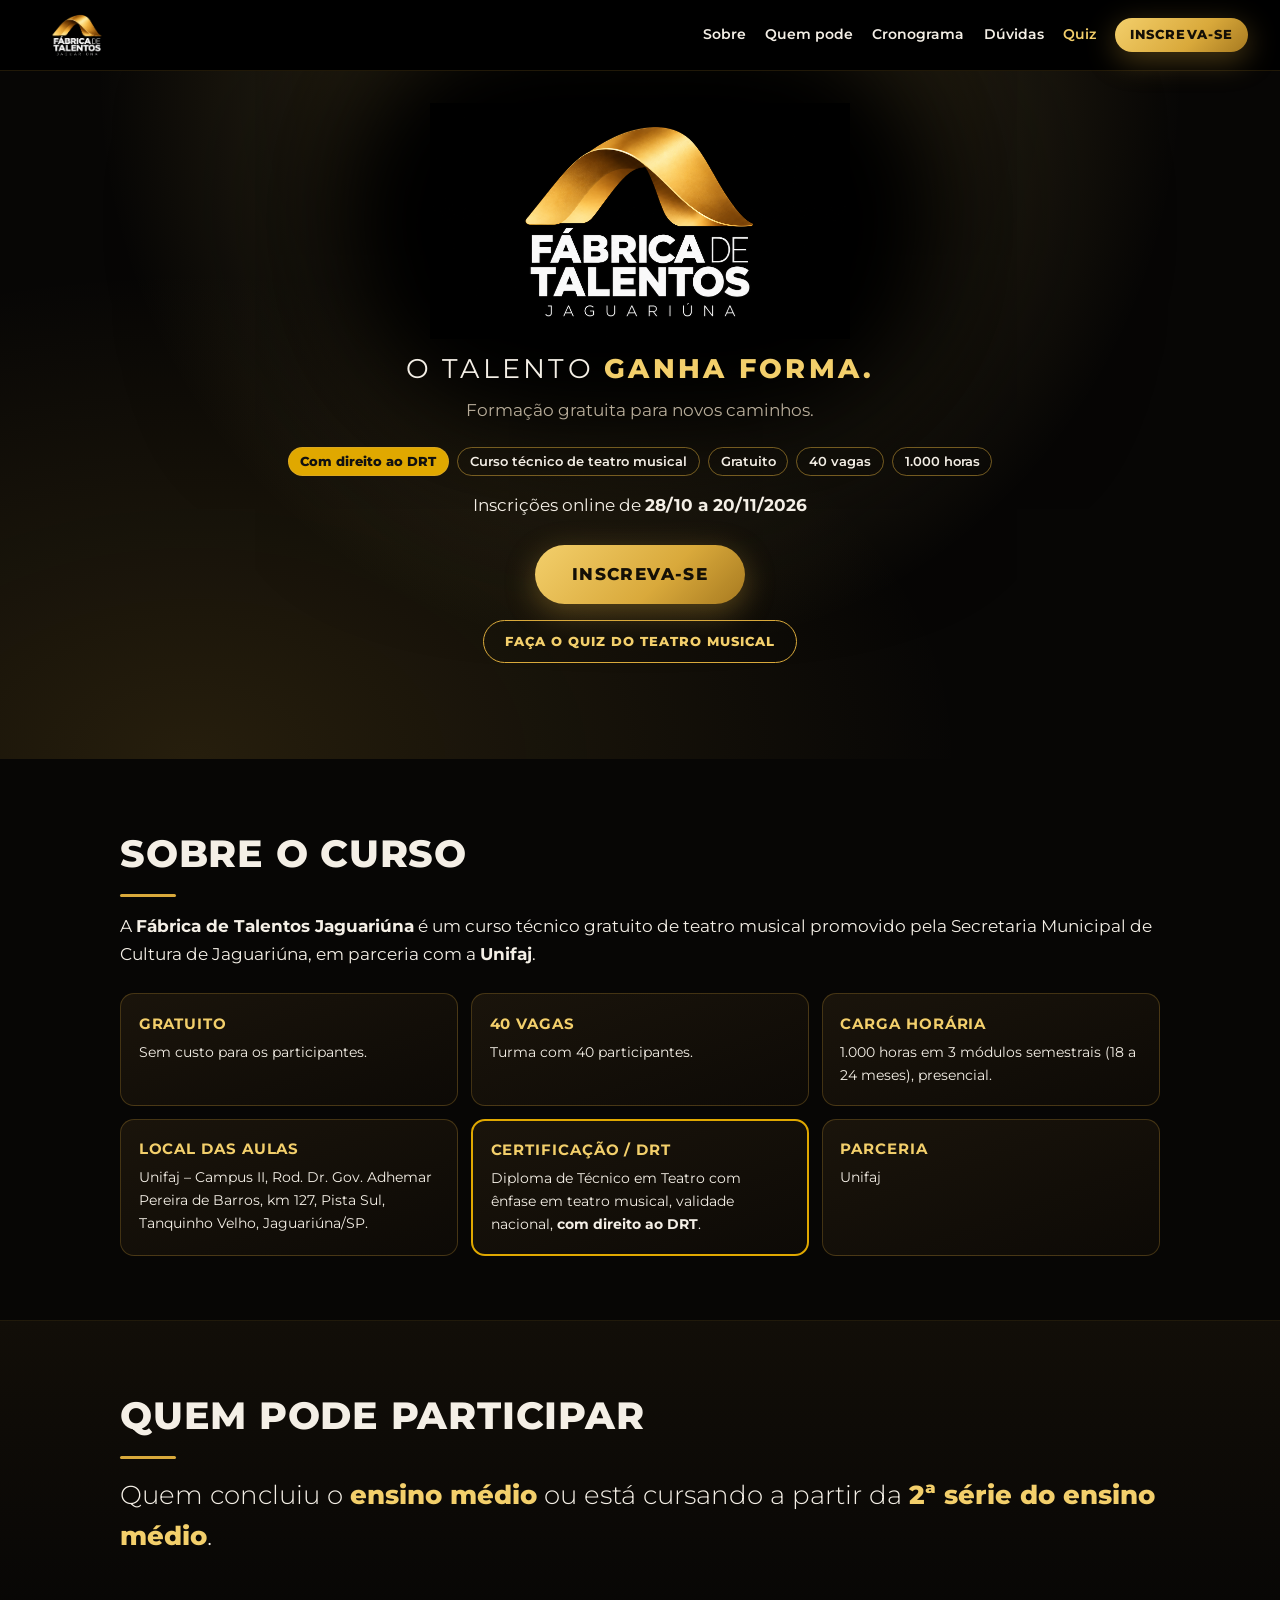
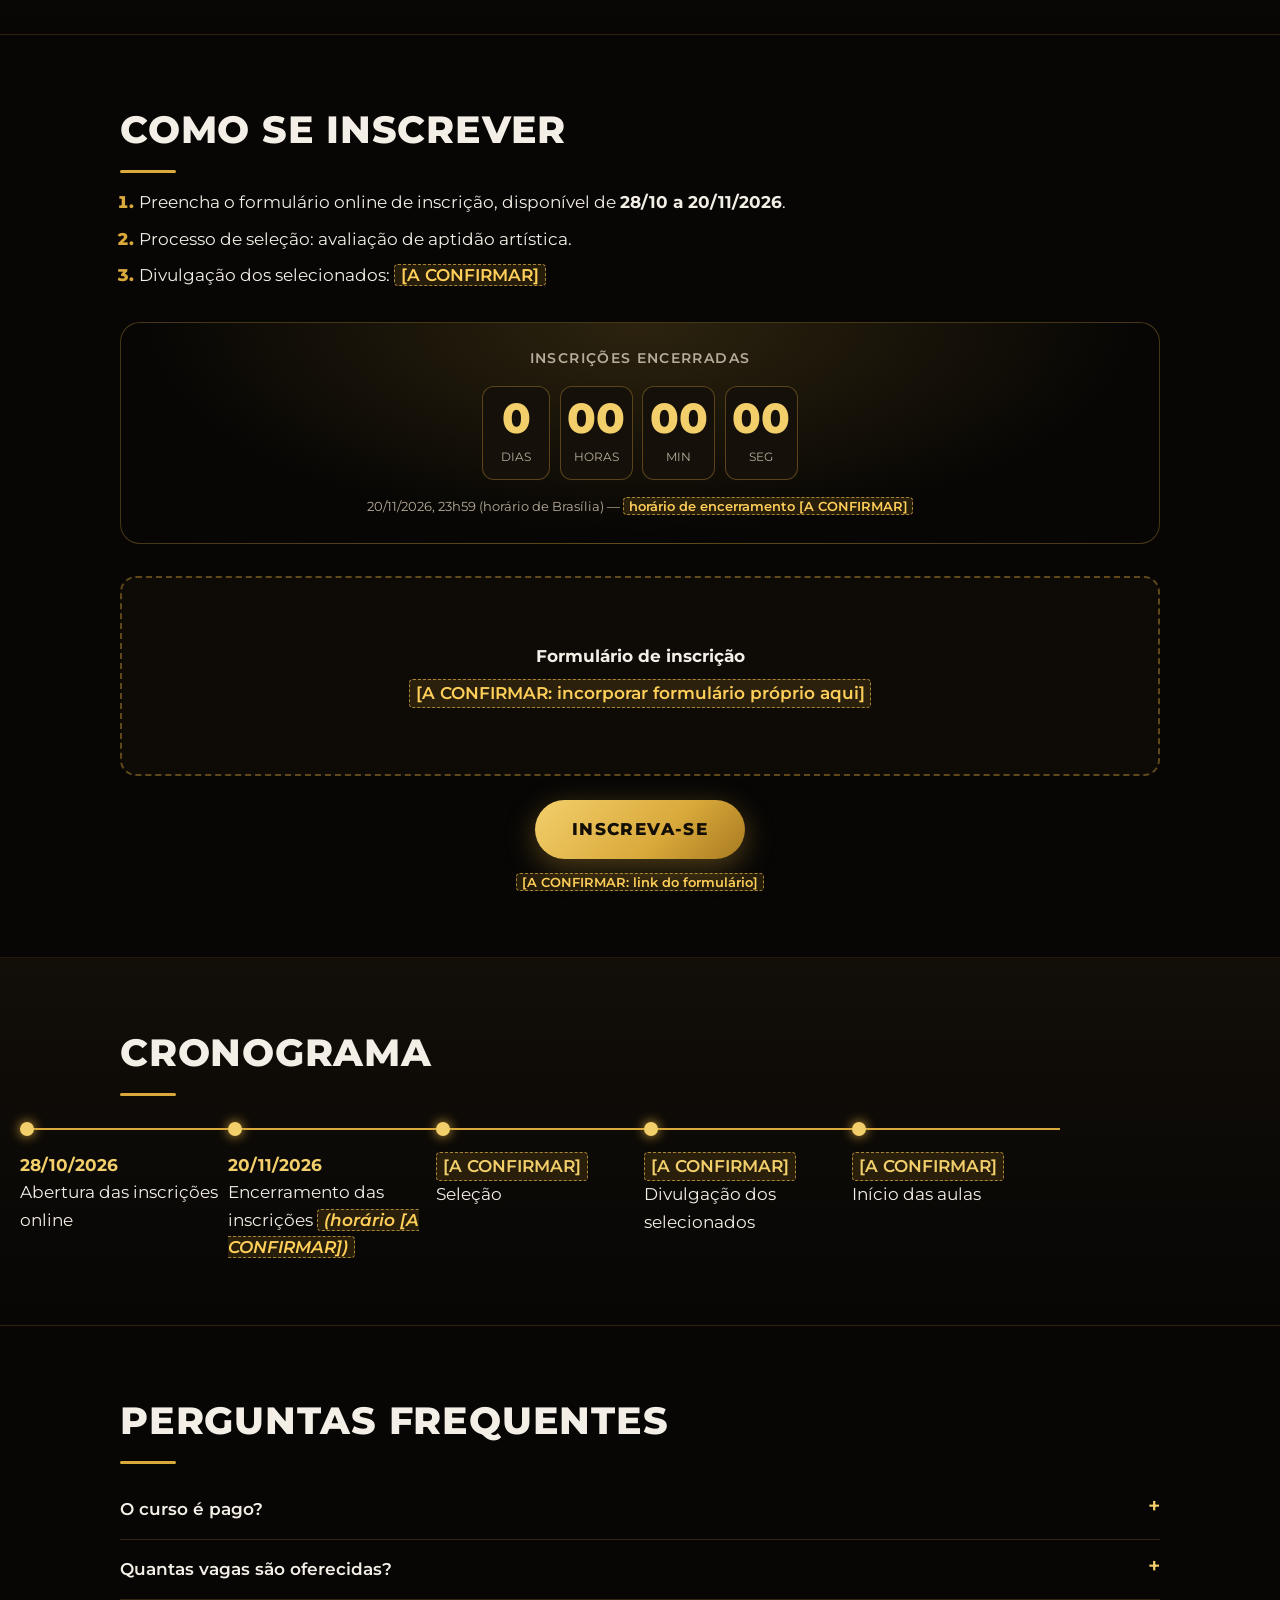
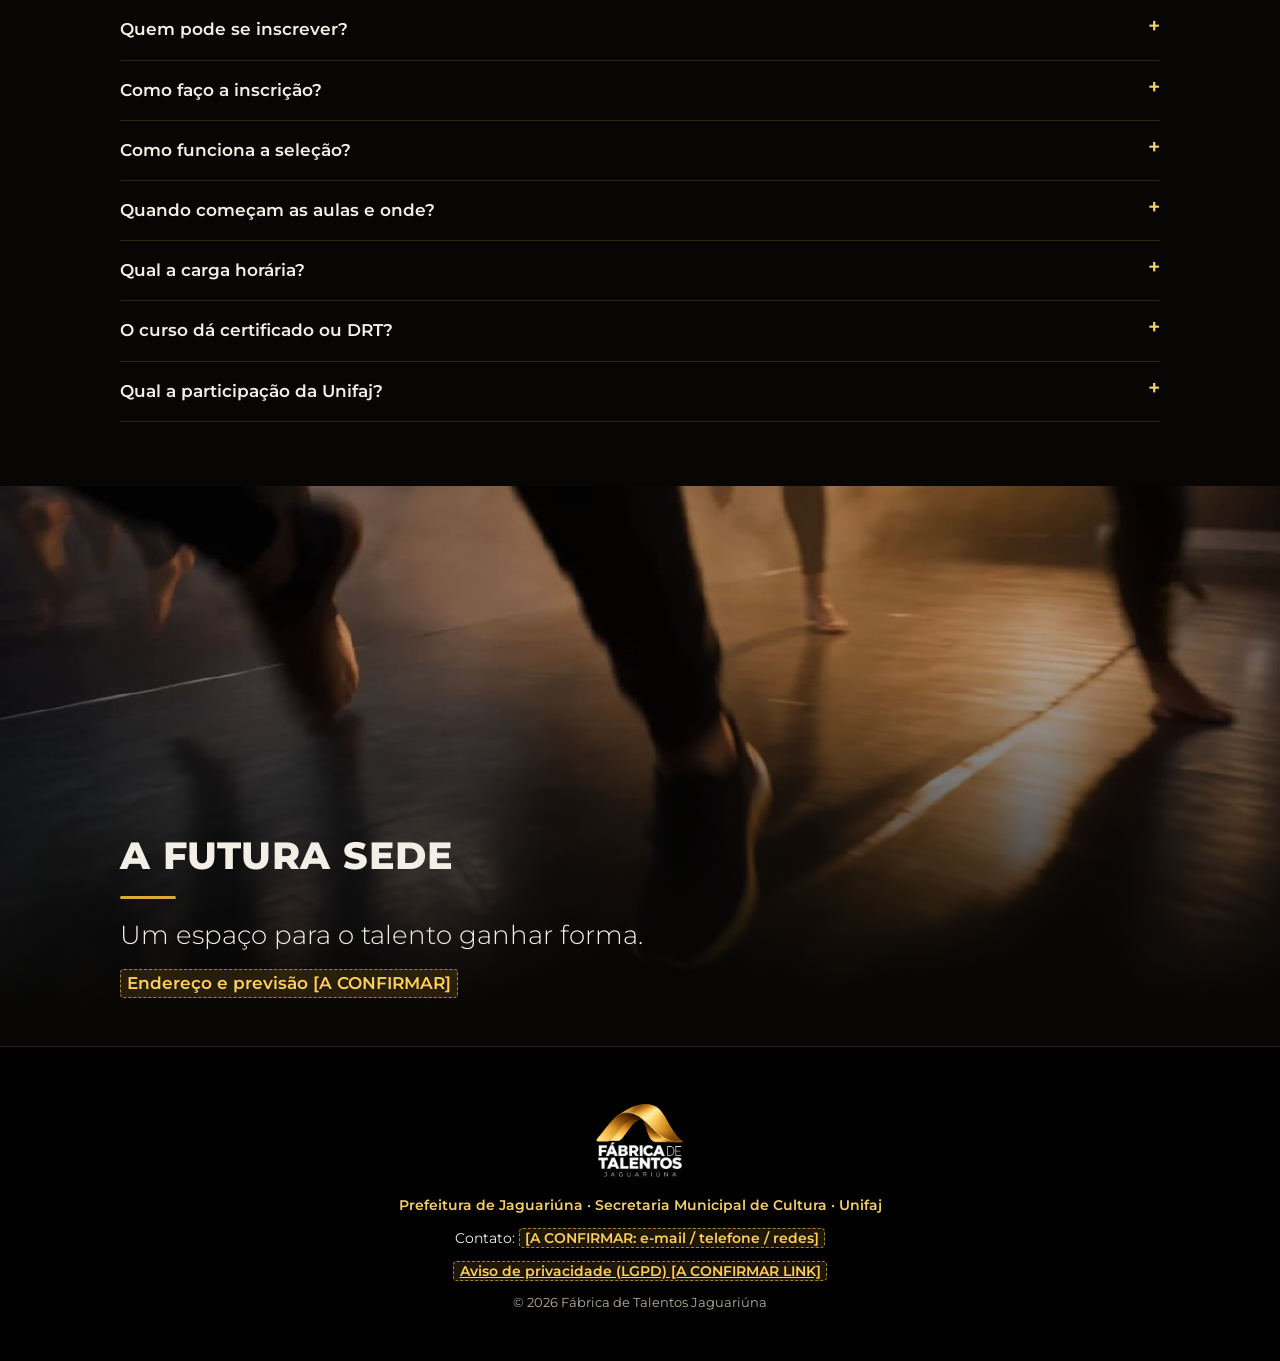
<file: index.html>
<!doctype html>
<html lang="pt-BR">
<head>
<meta charset="utf-8">
<meta name="viewport" content="width=device-width,initial-scale=1">
<title>Fábrica de Talentos Jaguariúna — O talento ganha forma.</title>
<meta name="description" content="Curso técnico gratuito de teatro musical da Secretaria Municipal de Cultura de Jaguariúna em parceria com a Unifaj, com direito ao DRT. Inscrições de 28/10 a 20/11/2026.">
<link rel="preconnect" href="https://fonts.googleapis.com"><link rel="preconnect" href="https://fonts.gstatic.com" crossorigin>
<link href="https://fonts.googleapis.com/css2?family=Montserrat:wght@300;400;600;800&display=swap" rel="stylesheet">
<link rel="stylesheet" href="css/style.css">
</head>
<body>
<header class="top">
  <a href="#inicio" class="brand"><img src="assets/logo-fundo-preto.png" alt="Fábrica de Talentos Jaguariúna" width="120" height="68"></a>
  <nav><a href="#sobre">Sobre</a><a href="#quem">Quem pode</a><a href="#cronograma">Cronograma</a><a href="#faq">Dúvidas</a><a href="quiz/" class="nav-quiz">Quiz</a><a href="#inscricao" class="btn btn-sm">Inscreva-se</a></nav>
</header>

<section id="inicio" class="hero">
  <div class="logo-wrap"><img class="hero-logo" src="assets/logo-fundo-preto.png" alt="Fábrica de Talentos Jaguariúna" width="1672" height="941"></div>
  <p class="slogan">O TALENTO <strong>GANHA FORMA.</strong></p>
  <p class="lead">Formação gratuita para novos caminhos.</p>
  <p class="badges"><span class="badge-hl">Com direito ao DRT</span><span>Curso técnico de teatro musical</span><span>Gratuito</span><span>40 vagas</span><span>1.000 horas</span></p>
  <p class="dates">Inscrições online de <strong>28/10 a 20/11/2026</strong></p>
  <a href="#inscricao" class="btn">Inscreva-se</a>
  <p class="quiz-cta"><a href="quiz/" class="btn btn-ghost">Faça o Quiz do Teatro Musical</a></p>
</section>

<section id="sobre" class="sec">
  <h2>Sobre o curso</h2>
  <p>A <strong>Fábrica de Talentos Jaguariúna</strong> é um curso técnico gratuito de teatro musical promovido pela Secretaria Municipal de Cultura de Jaguariúna, em parceria com a <strong>Unifaj</strong>.</p>
  <div class="cards">
    <div class="card"><h3>Gratuito</h3><p>Sem custo para os participantes.</p></div>
    <div class="card"><h3>40 vagas</h3><p>Turma com 40 participantes.</p></div>
    <div class="card"><h3>Carga horária</h3><p>1.000 horas em 3 módulos semestrais (18 a 24 meses), presencial.</p></div>
    <div class="card"><h3>Local das aulas</h3><p>Unifaj – Campus II, Rod. Dr. Gov. Adhemar Pereira de Barros, km 127, Pista Sul, Tanquinho Velho, Jaguariúna/SP.</p></div>
    <div class="card card-hl"><h3>Certificação / DRT</h3><p>Diploma de Técnico em Teatro com ênfase em teatro musical, validade nacional, <strong>com direito ao DRT</strong>.</p></div>
    <div class="card"><h3>Parceria</h3><p>Unifaj</p></div>
  </div>
</section>

<section id="quem" class="sec alt">
  <h2>Quem pode participar</h2>
  <p class="big">Quem concluiu o <strong>ensino médio</strong> ou está cursando a partir da <strong>2ª série do ensino médio</strong>.</p>
</section>

<section id="inscricao" class="sec">
  <h2>Como se inscrever</h2>
  <ol class="steps">
    <li>Preencha o formulário online de inscrição, disponível de <strong>28/10 a 20/11/2026</strong>.</li>
    <li>Processo de seleção: avaliação de aptidão artística.</li>
    <li>Divulgação dos selecionados: <span class="ph">[A CONFIRMAR]</span></li>
  </ol>
  <div class="countdown" aria-live="polite">
    <p class="cd-label">Encerramento das inscrições em</p>
    <div class="cd" id="cd"><div><b id="d">--</b><span>dias</span></div><div><b id="h">--</b><span>horas</span></div><div><b id="m">--</b><span>min</span></div><div><b id="s">--</b><span>seg</span></div></div>
    <p class="small">20/11/2026, 23h59 (horário de Brasília) — <span class="ph">horário de encerramento [A CONFIRMAR]</span></p>
  </div>
  <div class="form-embed">
    <p><strong>Formulário de inscrição</strong></p>
    <p class="ph">[A CONFIRMAR: incorporar formulário próprio aqui]</p>
    <!-- <iframe src="URL_DO_FORMULARIO" title="Formulário de inscrição" loading="lazy"></iframe> -->
  </div>
  <p class="center"><a id="cta-form" class="btn" href="#" data-form-url="">Inscreva-se</a></p>
  <p class="center small" id="form-note"><span class="ph">[A CONFIRMAR: link do formulário]</span></p>
</section>

<section id="cronograma" class="sec alt">
  <h2>Cronograma</h2>
  <ul class="timeline">
    <li><b>28/10/2026</b><span>Abertura das inscrições online</span></li>
    <li><b>20/11/2026</b><span>Encerramento das inscrições <em class="ph">(horário [A CONFIRMAR])</em></span></li>
    <li><b class="ph">[A CONFIRMAR]</b><span>Seleção</span></li>
    <li><b class="ph">[A CONFIRMAR]</b><span>Divulgação dos selecionados</span></li>
    <li><b class="ph">[A CONFIRMAR]</b><span>Início das aulas</span></li>
  </ul>
</section>

<section id="faq" class="sec">
  <h2>Perguntas frequentes</h2>
  <details><summary>O curso é pago?</summary><p>Não. A formação é gratuita.</p></details>
  <details><summary>Quantas vagas são oferecidas?</summary><p>40 vagas.</p></details>
  <details><summary>Quem pode se inscrever?</summary><p>Quem concluiu o <strong>ensino médio</strong> ou está cursando a partir da <strong>2ª série do ensino médio</strong>. O diploma técnico é conferido mediante a conclusão do ensino médio.</p></details>
  <details><summary>Como faço a inscrição?</summary><p>Online, de 28/10 a 20/11/2026, pelo formulário próprio desta página.</p></details>
  <details><summary>Como funciona a seleção?</summary><p>Por processo seletivo com avaliação de aptidão artística. É preciso ter disponibilidade para atividades práticas e apresentações, inclusive aos fins de semana.</p></details>
  <details><summary>Quando começam as aulas e onde?</summary><p>Início: <span class="ph">[A CONFIRMAR]</span> · Local: Unifaj – Campus II, Rod. Dr. Gov. Adhemar Pereira de Barros, km 127, Pista Sul, Tanquinho Velho, Jaguariúna/SP.</p></details>
  <details><summary>Qual a carga horária?</summary><p>1.000 horas (210 teóricas e 790 práticas), em 3 módulos semestrais, com duração de 18 a 24 meses.</p></details>
  <details><summary>O curso dá certificado ou DRT?</summary><p>Sim. Ao concluir os 3 módulos e o ensino médio, o aluno recebe o diploma de Técnico em Teatro com ênfase em teatro musical, com validade nacional e <strong>direito ao DRT</strong>. Quem concluir o Módulo 2 sem reprovação recebe certificação intermediária de assistente de direção de espetáculos.</p></details>
  <details><summary>Qual a participação da Unifaj?</summary><p>O curso é realizado em parceria com a Unifaj. <span class="ph">Detalhes [A CONFIRMAR]</span></p></details>
</section>

<section id="sede" class="sede">
  <img src="assets/sede.jpg" alt="Bailarinos em movimento em palco iluminado" width="1024" height="576">
  <div class="sede-txt">
    <h2>A futura sede</h2>
    <p class="big">Um espaço para o talento ganhar forma.</p>
    <p class="ph">Endereço e previsão [A CONFIRMAR]</p>
  </div>
</section>

<!-- FASE FUTURA: Resultados / Selecionados — remover "hidden" quando houver lista oficial.
<section id="resultados" class="sec" hidden>
  <h2>Resultados / Selecionados</h2>
  <p>Lista oficial de selecionados: [A PUBLICAR]</p>
</section>
-->

<footer class="foot">
  <img src="assets/logo-fundo-preto.png" alt="Fábrica de Talentos Jaguariúna" width="180" height="101" loading="lazy">
  <p class="org">Prefeitura de Jaguariúna · Secretaria Municipal de Cultura · Unifaj</p>
  <p>Contato: <span class="ph">[A CONFIRMAR: e-mail / telefone / redes]</span></p>
  <p><a href="#" class="ph">Aviso de privacidade (LGPD) [A CONFIRMAR LINK]</a></p>
  <p class="small">© 2026 Fábrica de Talentos Jaguariúna</p>
</footer>
<script src="js/main.js" defer></script>
</body>
</html>
</file>
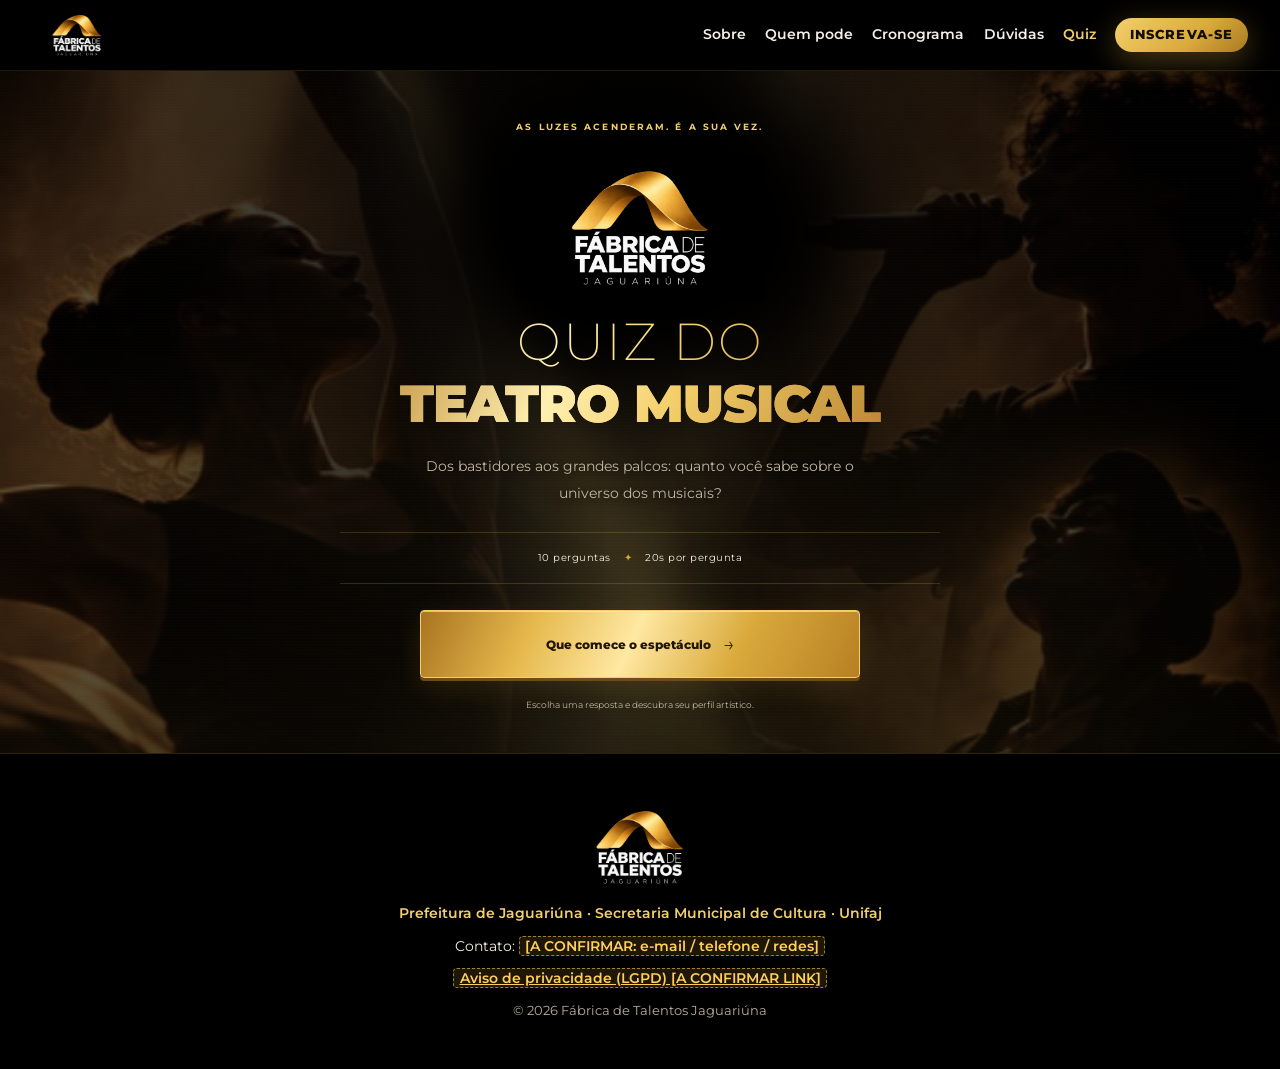
<file: quiz/index.html>
<!doctype html>
<html lang="pt-BR">
<head>
  <meta charset="UTF-8">
  <meta name="viewport" content="width=device-width, initial-scale=1">
  <meta name="theme-color" content="#070605">
  <title>Quiz do Teatro Musical — Fábrica de Talentos Jaguariúna</title>
  <link rel="preconnect" href="https://fonts.googleapis.com">
  <link rel="preconnect" href="https://fonts.gstatic.com" crossorigin>
  <link href="https://fonts.googleapis.com/css2?family=Montserrat:wght@200;300;400;700;800;900&display=swap" rel="stylesheet">
  <link rel="stylesheet" href="../css/style.css">
  <link rel="stylesheet" href="css/quiz.css">
  <script src="js/quiz.js" defer></script>
</head>
<body>
  <div class="stage" aria-hidden="true">
    <div class="stage-artist stage-left"></div><div class="stage-artist stage-right"></div>
    <div class="beam beam-left"></div><div class="beam beam-right"></div>
    <div class="smoke smoke-one"></div><div class="smoke smoke-two"></div>
    <div class="stage-texture"></div>
  </div>
  <header class="top">
  <a href="../" class="brand"><img src="../assets/logo-fundo-preto.png" alt="Fábrica de Talentos Jaguariúna" width="120" height="68"></a>
  <nav><a href="../#sobre">Sobre</a><a href="../#quem">Quem pode</a><a href="../#cronograma">Cronograma</a><a href="../#faq">Dúvidas</a><a href="./" class="nav-quiz" aria-current="page">Quiz</a><a href="../#inscricao" class="btn btn-sm">Inscreva-se</a></nav>
</header>
  <canvas id="confetti" aria-hidden="true"></canvas>
  <div class="shell">
    
    <main>
      <section id="start" class="screen intro" aria-labelledby="start-title">
        <div class="eyebrow">AS LUZES ACENDERAM. É A SUA VEZ.</div>
        <div class="logo-wrap"><img class="hero-logo" src="../assets/logo-fundo-preto.png" alt="Fábrica de Talentos Jaguariúna" width="1672" height="941"></div>
        <h1 id="start-title">Quiz do <span>Teatro Musical</span></h1>
        <p class="lead">Dos bastidores aos grandes palcos: quanto você sabe sobre o universo dos musicais?</p>
        <div class="details"><span>10 perguntas</span><i aria-hidden="true">✦</i><span>20s por pergunta</span></div>
        <button class="button primary" id="start-btn" data-testid="start-btn">Que comece o espetáculo <span aria-hidden="true">→</span></button>
        <p class="micro">Escolha uma resposta e descubra seu perfil artístico.</p>
      </section>
      <section id="quiz" class="screen" hidden aria-labelledby="question">
        <div class="quiz-top"><span id="progress-label"></span><span id="score"></span></div>
        <div class="progress-track"><div id="progress"></div></div>
        <div class="status-row"><span id="streak">Sequência: 0</span><span id="timer-text" role="timer" aria-label="Tempo restante">20s</span></div>
        <div class="timer-track" aria-hidden="true"><div id="timer-bar"></div></div>
        <h2 id="question" tabindex="-1"></h2>
        <div id="options" class="options"></div>
        <div id="feedback" class="feedback" hidden aria-live="polite"><strong id="feedback-title"></strong><p id="explanation"></p></div>
        <button class="button primary" id="next-btn" data-testid="next-btn" hidden>Próxima <span aria-hidden="true">→</span></button>
      </section>
      <section id="result" class="screen result" data-testid="result" hidden aria-labelledby="result-title">
        <div class="eyebrow">APLAUSOS PARA VOCÊ</div>
        <div class="result-symbol" aria-hidden="true">✦</div>
        <p class="score-caption">Seu resultado</p><div id="final-score" class="final-score"></div>
        <p class="profile-caption">SEU PERFIL ARTÍSTICO</p><h2 id="result-title" tabindex="-1"></h2><p id="profile-description" class="lead"></p>
        <div class="course">Curso técnico em teatro com ênfase em musical, gratuito, em parceria com a Unifaj, dá direito ao DRT. 40 vagas. Inscrições online de 28/10 a 20/11/2026.</div>
        <div class="result-actions"><a class="button primary" href="../#inscricao">Inscreva-se na Fábrica de Talentos <span aria-hidden="true">↗</span></a><button id="share-btn" class="button secondary">Compartilhar resultado</button><button id="restart-btn" class="button text-button">Jogar novamente <span aria-hidden="true">↻</span></button></div>
      </section>
    </main>
  </div>
<footer class="foot">
  <img src="../assets/logo-fundo-preto.png" alt="Fábrica de Talentos Jaguariúna" width="180" height="101" loading="lazy">
  <p class="org">Prefeitura de Jaguariúna · Secretaria Municipal de Cultura · Unifaj</p>
  <p>Contato: <span class="ph">[A CONFIRMAR: e-mail / telefone / redes]</span></p>
  <p><a href="#" class="ph">Aviso de privacidade (LGPD) [A CONFIRMAR LINK]</a></p>
  <p class="small">© 2026 Fábrica de Talentos Jaguariúna</p>
</footer>
  <div id="toast" role="status" hidden>Link copiado!</div>
</body>
</html>
</file>
<file: css/style.css>
:root{--bg:#070605;--bg2:#120e08;--gold:#d9a93b;--gold2:#f3cf6b;--tx:#f4efe6;--mut:#b8ad9a}
*{box-sizing:border-box;margin:0}
html{scroll-behavior:smooth}
body{background:var(--bg);color:var(--tx);font:400 17px/1.6 Montserrat,system-ui,sans-serif}
img{max-width:100%;height:auto;display:block}
a{color:var(--gold2)}
h2{font-weight:800;font-size:clamp(1.6rem,5vw,2.4rem);letter-spacing:.02em;text-transform:uppercase;margin-bottom:1rem}
h2::after{content:"";display:block;width:56px;height:3px;background:var(--gold);margin-top:.6rem;border-radius:2px}
.ph{color:#ffcf5a;background:rgba(255,190,40,.12);border:1px dashed rgba(255,200,80,.6);border-radius:4px;padding:0 .35em;font-weight:600}
.btn{display:inline-block;background:linear-gradient(135deg,var(--gold2),var(--gold) 60%,#a77a20);color:#140f06;font-weight:800;text-transform:uppercase;letter-spacing:.08em;padding:.95em 2.2em;border-radius:999px;text-decoration:none;box-shadow:0 8px 30px rgba(217,169,59,.35);transition:transform .2s}
.btn:hover{transform:translateY(-2px)}
.btn-sm{padding:.5em 1.2em;font-size:.8rem}
.top{position:sticky;top:0;z-index:10;display:flex;align-items:center;justify-content:space-between;padding:.5rem 1rem;background:rgba(7,6,5,.85);backdrop-filter:blur(8px);border-bottom:1px solid rgba(217,169,59,.15)}
.brand img{width:90px}
.top nav{display:flex;gap:1.2rem;align-items:center}
.top nav a:not(.btn){display:none;color:var(--tx);text-decoration:none;font-size:.85rem;font-weight:600}
.hero{position:relative;overflow:hidden;text-align:center;padding:3rem 1.25rem 4rem;background:radial-gradient(ellipse at 50% 0%,rgba(243,207,107,.28),transparent 60%),radial-gradient(ellipse at 15% 100%,rgba(217,169,59,.15),transparent 50%),var(--bg)}
.arc{position:absolute;inset:auto 0 0 0;width:100%;height:70%;opacity:.5;pointer-events:none}
.hero>*{position:relative}
.hero-logo{width:min(560px,100%);margin:0 auto}
.slogan{font-size:clamp(1.1rem,4.5vw,1.7rem);letter-spacing:.12em;margin-top:.5rem}
.slogan strong{color:var(--gold2);font-weight:800}
.lead{color:var(--mut);margin:.4rem 0 1.4rem}
.badges{display:flex;flex-wrap:wrap;justify-content:center;gap:.5rem;margin-bottom:1rem}
.badges span{border:1px solid rgba(217,169,59,.5);border-radius:999px;padding:.25em .9em;font-size:.82rem;font-weight:600}
.dates{margin-bottom:1.6rem}
.sec{padding:4rem 1.25rem;max-width:1080px;margin:0 auto}
.alt{max-width:none;background:linear-gradient(180deg,var(--bg2),var(--bg));border-top:1px solid rgba(217,169,59,.12);border-bottom:1px solid rgba(217,169,59,.12)}
.alt>*{max-width:1040px;margin-left:auto;margin-right:auto}
.big{font-size:clamp(1.2rem,4vw,1.6rem);font-weight:300;margin-bottom:.8rem}
.big strong{color:var(--gold2);font-weight:800}
.cards{display:grid;grid-template-columns:1fr 1fr;gap:.8rem;margin-top:1.6rem}
.card{background:linear-gradient(160deg,#1a140b,#0d0a06);border:1px solid rgba(217,169,59,.25);border-radius:14px;padding:1.1rem}
.card h3{color:var(--gold2);font-size:.95rem;text-transform:uppercase;letter-spacing:.06em;margin-bottom:.3rem}
.card p{font-size:.9rem}
.steps{padding-left:1.2rem;display:grid;gap:.6rem;margin-bottom:2rem}
.steps li::marker{color:var(--gold);font-weight:800}
.countdown{text-align:center;border:1px solid rgba(217,169,59,.3);border-radius:20px;padding:1.6rem 1rem;background:radial-gradient(ellipse at 50% 0,rgba(217,169,59,.18),transparent 70%)}
.cd-label{text-transform:uppercase;letter-spacing:.1em;font-weight:600;font-size:.85rem;color:var(--mut)}
.cd{display:flex;justify-content:center;gap:.6rem;margin:1rem 0}
.cd div{min-width:68px;padding:.6rem .4rem;border-radius:12px;background:#15100a;border:1px solid rgba(217,169,59,.35)}
.cd b{display:block;font-size:clamp(1.6rem,7vw,2.6rem);font-weight:800;color:var(--gold2);line-height:1.1}
.cd span{font-size:.72rem;text-transform:uppercase;color:var(--mut)}
.small{font-size:.82rem;color:var(--mut)}
.form-embed{margin:2rem 0 1.5rem;min-height:200px;border:2px dashed rgba(217,169,59,.4);border-radius:16px;display:flex;flex-direction:column;align-items:center;justify-content:center;gap:.5rem;text-align:center;padding:1.5rem;background:#0e0b07}
.form-embed iframe{width:100%;min-height:900px;border:0}
.center{text-align:center;margin-top:.8rem}
.timeline{list-style:none;padding:0;border-left:2px solid var(--gold);margin-left:.4rem}
.timeline li{position:relative;padding:0 0 1.4rem 1.4rem;display:flex;flex-direction:column}
.timeline li::before{content:"";position:absolute;left:-8px;top:.4em;width:14px;height:14px;border-radius:50%;background:var(--gold2);box-shadow:0 0 12px var(--gold)}
.timeline b{color:var(--gold2);align-self:flex-start}
details{border-bottom:1px solid rgba(217,169,59,.2);padding:1rem 0}
summary{cursor:pointer;font-weight:600;list-style:none;display:flex;justify-content:space-between;gap:1rem}
summary::after{content:"+";color:var(--gold2);font-size:1.3rem;line-height:1}
details[open] summary::after{content:"–"}
details p{margin-top:.6rem;color:var(--mut)}
.sede{position:relative;min-height:420px;display:flex;align-items:flex-end;overflow:hidden}
.sede img{position:absolute;inset:0;width:100%;height:100%;object-fit:cover}
.sede::after{content:"";position:absolute;inset:0;background:linear-gradient(0deg,var(--bg) 5%,rgba(7,6,5,.3) 70%)}
.sede-txt{position:relative;z-index:1;padding:3rem 1.25rem;max-width:1080px;margin:0 auto;width:100%}
.foot{text-align:center;padding:3rem 1.25rem;border-top:1px solid rgba(217,169,59,.2);display:grid;gap:.6rem;justify-items:center;font-size:.9rem}
.foot img{width:160px}
.org{font-weight:600;color:var(--gold2)}
@media(min-width:800px){
  .top{padding:.6rem 2rem}.top nav a:not(.btn){display:inline}
  .hero{padding:4rem 2rem 6rem}
  .cards{grid-template-columns:repeat(3,1fr)}
  .timeline{border-left:0;border-top:2px solid var(--gold);display:grid;grid-template-columns:repeat(5,1fr);margin:2rem 0 0}
  .timeline li{padding:1.4rem .6rem 0 0}.timeline li::before{left:0;top:-8px}
  .sede{min-height:560px}
}
.hero-logo,.foot img,.brand img{mix-blend-mode:lighten}
p.ph,b.ph{display:inline-block;width:auto}
.hero{padding-top:2rem}
.arc{height:55%}
.hero-logo{width:min(420px,80%)}
.prop{display:block;margin-top:.3em;font-size:.85em;font-style:italic;color:#e0a800}
.badges .badge-hl{background:#e0a800;color:#111;font-weight:800}
.card-hl{border:2px solid #e0a800}

.arc{display:none}.hero-logo,.foot img,.brand img{mix-blend-mode:normal;filter:none}.brand,.top{background-color:#000}.logo-wrap{width:min(420px,80%);margin:0 auto;background:#000;box-shadow:0 0 50px 40px #000;border-radius:50px}.logo-wrap .hero-logo{width:100%}.foot{background-color:#000}
.logo-wrap{box-shadow:0 0 80px 70px #000,0 0 180px 120px #000c;border-radius:120px}

.top nav a.nav-quiz{display:inline;color:var(--gold2)}.quiz-cta{margin-top:1rem}.btn-ghost{background:transparent;color:var(--gold2);border:1px solid var(--gold);box-shadow:none;padding:.8em 1.6em;font-size:.8rem}.btn-ghost:hover{background:rgba(217,169,59,.12)}
</file>
<file: quiz/css/quiz.css>
:root{color-scheme:dark;--bg:#030303;--gold:#d9a93b;--highlight:#f3cf6b;--text:#f5efdf;--muted:#c0b6a2}*{box-sizing:border-box}html{background:var(--bg);overflow-x:clip}body{margin:0;min-width:0;min-height:100svh;color:var(--text);font-family:Montserrat,sans-serif;background:#030303;isolation:isolate}button,a{-webkit-tap-highlight-color:transparent;touch-action:manipulation}button{font:inherit}button:focus-visible,a:focus-visible{outline:2px solid var(--highlight);outline-offset:5px}[hidden]{display:none!important}.stage{position:fixed;inset:0;overflow:hidden;pointer-events:none;z-index:-1;background:radial-gradient(ellipse at 50% 35%,#35261344,transparent 65%),#030303}.stage-artist{position:absolute;top:0;bottom:0;width:65%;background-size:cover;background-repeat:no-repeat;opacity:.45;filter:brightness(.55) saturate(.6);transition:opacity .8s;mask-image:linear-gradient(to bottom,transparent,#000 18%,#000 70%,transparent)}.stage-left{left:0;background-image:url('../assets/stage-left.jpg');background-position:65% center;mask-image:linear-gradient(to right,#000 0%,#0009 35%,transparent 95%)}.stage-right{right:0;background-image:url('../assets/stage-right.jpg');background-position:35% center;mask-image:linear-gradient(to left,#000 0%,#0009 35%,transparent 95%)}.beam{position:absolute;top:-30%;width:150%;height:150%;filter:blur(13px);mix-blend-mode:screen;transform-origin:50% 0;opacity:.32;animation:sway 19s ease-in-out infinite alternate}.beam-left{left:-55%;background:conic-gradient(from 145deg at 50% 0%,transparent 0deg,#f3cf6b09 7deg,#f3cf6b66 11deg,#fff3c41c 17deg,transparent 22deg)}.beam-right{right:-45%;background:conic-gradient(from 190deg at 50% 0%,transparent 0deg,#f3cf6b40 6deg,#f3cf6b14 13deg,transparent 18deg);animation-delay:-9s;animation-direction:alternate-reverse}.smoke{position:absolute;left:-40%;bottom:-30%;width:160%;height:90%;filter:blur(36px);opacity:.24;background:radial-gradient(ellipse at 28% 50%,#c58e3870,transparent 33%),radial-gradient(ellipse at 70% 65%,#d9a93b66,transparent 36%);animation:drift 25s ease-in-out infinite alternate}.smoke-two{bottom:0;opacity:.13;animation-delay:-13s;animation-direction:alternate-reverse}.stage-arch{position:absolute;width:760px;max-width:none;height:840px;left:50%;top:105px;transform:translateX(-50%);opacity:.74;filter:drop-shadow(0 12px 20px #000) drop-shadow(0 0 20px #d9a93b15);transition:opacity .8s}.stage-texture{position:absolute;inset:0;background:radial-gradient(ellipse at center,transparent 15%,#0009 100%),repeating-linear-gradient(0deg,#ffffff03 0 1px,transparent 1px 3px);opacity:.8}body:has(#quiz:not([hidden])) .stage-artist{opacity:0}body:has(#quiz:not([hidden])) .stage-arch,body:has(#result:not([hidden])) .stage-arch{opacity:.13}.shell{position:relative;width:min(100%,680px);margin:auto;padding:22px 24px 0}main{padding:35px 0 30px}.screen{min-width:0;animation:enter .65s cubic-bezier(.2,.7,.2,1) both}.intro,.result{text-align:center}.eyebrow{color:var(--highlight);font-size:8px;font-weight:700;letter-spacing:2.1px;line-height:1.8}.hero-logo{display:block;width:210px;max-width:85%;height:142px;object-fit:contain;margin:25px auto 12px;filter:drop-shadow(0 0 22px #f3cf6b50)}h1{font-size:clamp(30px,8.5vw,54px);font-weight:200;line-height:1.06;text-transform:uppercase;letter-spacing:2px;margin:16px -4px 22px}h1,h1 span,.final-score,.result h2{color:var(--highlight);background:linear-gradient(115deg,#b8842e 0%,#fff0b1 35%,#f3cf6b 55%,#ad7625 100%);-webkit-background-clip:text;background-clip:text;-webkit-text-fill-color:transparent}h1 span{display:block;font-weight:900;letter-spacing:-1.1px;margin-top:7px}.lead{font-size:12px;line-height:1.9;color:var(--muted);max-width:460px;margin:0 auto 25px;text-shadow:0 2px 12px #000}.details{display:flex;align-items:center;justify-content:center;gap:13px;font-size:9px;letter-spacing:.5px;margin:26px 0;padding:17px 0;border-top:1px solid #d9a93b38;border-bottom:1px solid #d9a93b38}.details i{font-style:normal;color:var(--gold)}.button{position:relative;overflow:hidden;display:flex;width:100%;align-items:center;justify-content:center;gap:12px;padding:17px 13px;border:1px solid transparent;border-radius:4px;font-size:11px;font-weight:800;line-height:1.6;text-decoration:none;cursor:pointer;transition:transform .2s,box-shadow .2s,border-color .2s}.button:hover{transform:translateY(-2px)}.primary{color:#211504;border-color:#f3cf6b;background:linear-gradient(115deg,#a97320,#e5b84c 25%,#ffe8a2 48%,#d9a93b 72%,#b78024);box-shadow:inset 0 1px 0 #fff5cd99,0 8px 30px #d9a93b24,0 3px 0 #684313}.primary::after{content:"";position:absolute;inset:-100% -60%;background:linear-gradient(105deg,transparent 42%,#ffffff70 50%,transparent 58%);transform:translateX(-80%);animation:shine 7s ease-in-out infinite;pointer-events:none}.primary:hover{box-shadow:inset 0 1px 0 #fff5cd,0 8px 35px #d9a93b50}.button span{font-size:20px;font-weight:300}.micro{font-size:9px;line-height:1.8;color:var(--muted);margin:19px 0 0}.quiz-top,.status-row{display:flex;justify-content:space-between;gap:10px;font-size:10px;font-weight:700}.quiz-top{color:var(--highlight);letter-spacing:1px}.progress-track{height:3px;background:#d9a93b18;margin:16px 0 24px;overflow:hidden}#progress{height:100%;background:linear-gradient(90deg,#8a5a1c,#f3cf6b);transition:width .4s}.status-row{font-size:10px;color:var(--muted);margin-bottom:12px}#timer-text{color:var(--highlight);font-variant-numeric:tabular-nums}.timer-track{height:4px;background:#d9a93b15;border-radius:4px}#timer-bar{height:100%;width:100%;background:linear-gradient(90deg,#aa7625,#f3cf6b);box-shadow:0 0 12px #f3cf6b88;transform-origin:left;transition:transform .1s linear}#timer-bar.urgent{background:#c28052;box-shadow:0 0 12px #d7855066}h2{font-size:23px;line-height:1.45;letter-spacing:-.6px;margin:29px 0 25px;font-weight:700;overflow-wrap:break-word}.options{display:grid;gap:11px}.option,.course,.feedback{background:rgba(10,8,5,.75);backdrop-filter:blur(15px);-webkit-backdrop-filter:blur(15px);border:1px solid rgba(217,169,59,.45);box-shadow:inset 0 0 24px #d9a93b07,0 8px 25px #0003;border-radius:5px}.option{display:flex;align-items:center;gap:13px;width:100%;min-height:68px;padding:15px 13px;text-align:left;font:400 12px/1.6 Montserrat,sans-serif;color:var(--text);cursor:pointer;transition:background .2s,box-shadow .2s,border-color .2s,transform .2s}.option>span:last-child{min-width:0;overflow-wrap:anywhere}.option-letter{display:grid;place-items:center;flex:0 0 30px;height:32px;border:1px solid #d9a93b50;color:var(--highlight);font-weight:300;font-size:13px;background:linear-gradient(140deg,#d9a93b14,transparent)}.option:not(:disabled):hover,.option:not(:disabled):active{border-color:var(--highlight);background:#302311c9;box-shadow:inset 0 0 22px #d9a93b12,0 0 20px #d9a93b20;transform:translateY(-1px)}.option:disabled{cursor:default}.option.correct{border-color:#b4c975;background:#22311fd9;box-shadow:inset 0 0 25px #d9a93b18,0 0 20px #b4c97522}.option.correct .option-letter{color:#e5edb2;border-color:#b4c975}.option.wrong{border-color:#a36a4b;background:#352019d9;box-shadow:inset 0 0 22px #a85e3020}.option.wrong .option-letter{color:#d8a18a;border-color:#a36a4b}.feedback{padding:17px;margin:20px 0;animation:enter .35s ease}.feedback strong{color:var(--highlight);font-size:13px}.feedback p{font-size:11px;line-height:1.85;color:var(--muted);margin:8px 0 0}.result-symbol{font-size:46px;color:var(--highlight);margin:14px 0 4px;text-shadow:0 0 35px #f3cf6b66}.score-caption{font-size:10px;font-weight:300;letter-spacing:2px;text-transform:uppercase;color:var(--muted);margin:0}.final-score{font-size:94px;font-weight:900;line-height:1.2;letter-spacing:-6px;filter:drop-shadow(0 4px 15px #d9a93b20)}.final-score span{font-size:30px;font-weight:200;letter-spacing:-1px}.profile-caption{font-size:8px;color:var(--highlight);letter-spacing:2.5px;margin:22px 0 0}.result h2{font-size:30px;line-height:1.15;font-weight:300;text-transform:uppercase;letter-spacing:1px;margin:12px 0 18px}.result h2::first-line{font-weight:900}.course{padding:21px;font-size:11px;line-height:2;text-align:left;margin:25px 0;position:relative}.course::before{content:"";position:absolute;top:-1px;left:25%;width:50%;height:1px;background:linear-gradient(90deg,transparent,#f3cf6b,transparent)}.result-actions{display:grid;gap:12px}.secondary{border-color:#d9a93b80;color:var(--highlight);background:#0a0805b3;backdrop-filter:blur(10px);font-weight:400}.secondary:hover{border-color:var(--highlight);box-shadow:0 0 20px #d9a93b18}.text-button{color:var(--muted);background:transparent;font-size:10px;font-weight:400}#confetti{position:fixed;inset:0;width:100%;height:100%;pointer-events:none;z-index:5}#toast{position:fixed;bottom:24px;left:50%;transform:translateX(-50%);padding:14px 22px;background:var(--highlight);color:var(--bg);font-size:12px;font-weight:700;border-radius:4px;z-index:10;max-width:90%;box-shadow:0 0 30px #d9a93b44}@keyframes enter{from{opacity:0;transform:translateY(16px);filter:blur(4px)}to{opacity:1;transform:translateY(0);filter:blur(0)}}@keyframes sway{from{transform:rotate(-9deg)}to{transform:rotate(10deg)}}@keyframes drift{from{transform:translate(-5%,6%) scale(1)}to{transform:translate(12%,-12%) scale(1.15)}}@keyframes shine{0%,65%{transform:translateX(-80%)}90%,100%{transform:translateX(80%)}}@media(min-width:600px){.shell{padding:30px 40px 0}main{padding:40px 0}.hero-logo{width:250px;height:160px;margin-top:25px}h1{font-size:52px}.lead{font-size:14px}.eyebrow{font-size:9px}.details{font-size:10px}.intro .button{max-width:440px;margin:auto}.button{font-size:12px}.stage-arch{width:1050px;height:1155px;top:30px}.stage-artist{width:50%;opacity:.6}.stage-left{background-position:center}.stage-right{background-position:center}.option{font-size:13px;padding:18px}h2{font-size:28px}.result h2{font-size:38px}.course{font-size:12px}}@media(prefers-reduced-motion:reduce){*,*::before,*::after{animation:none!important;transition:none!important;scroll-behavior:auto!important}}
/* fixes: confetti behind cards; brighter artists */
#confetti{z-index:0}.shell{z-index:1}
.result .course,.result-actions .button{background-color:rgba(10,8,5,.92)}
.stage-artist{opacity:.6;filter:brightness(.8) saturate(.75)}
@media(min-width:600px){.stage-artist{opacity:.72}}

.stage-arch{display:none!important}.logo-wrap{width:250px;max-width:80%;margin:22px auto 10px;background:#000;box-shadow:0 0 40px 34px #000;border-radius:40px}.logo-wrap .hero-logo{width:100%;height:auto;max-width:none;margin:0;filter:none;object-fit:initial}
.logo-wrap{box-shadow:0 0 70px 60px #000,0 0 140px 90px #000c;border-radius:90px}


/* integração com o hotsite */
.shell h2::after{display:none}.shell{padding-top:8px}.top{position:sticky}.stage{z-index:-1}body{font-size:16px}
.shell #question{text-transform:none;letter-spacing:-.4px;font-weight:700}
</file>
